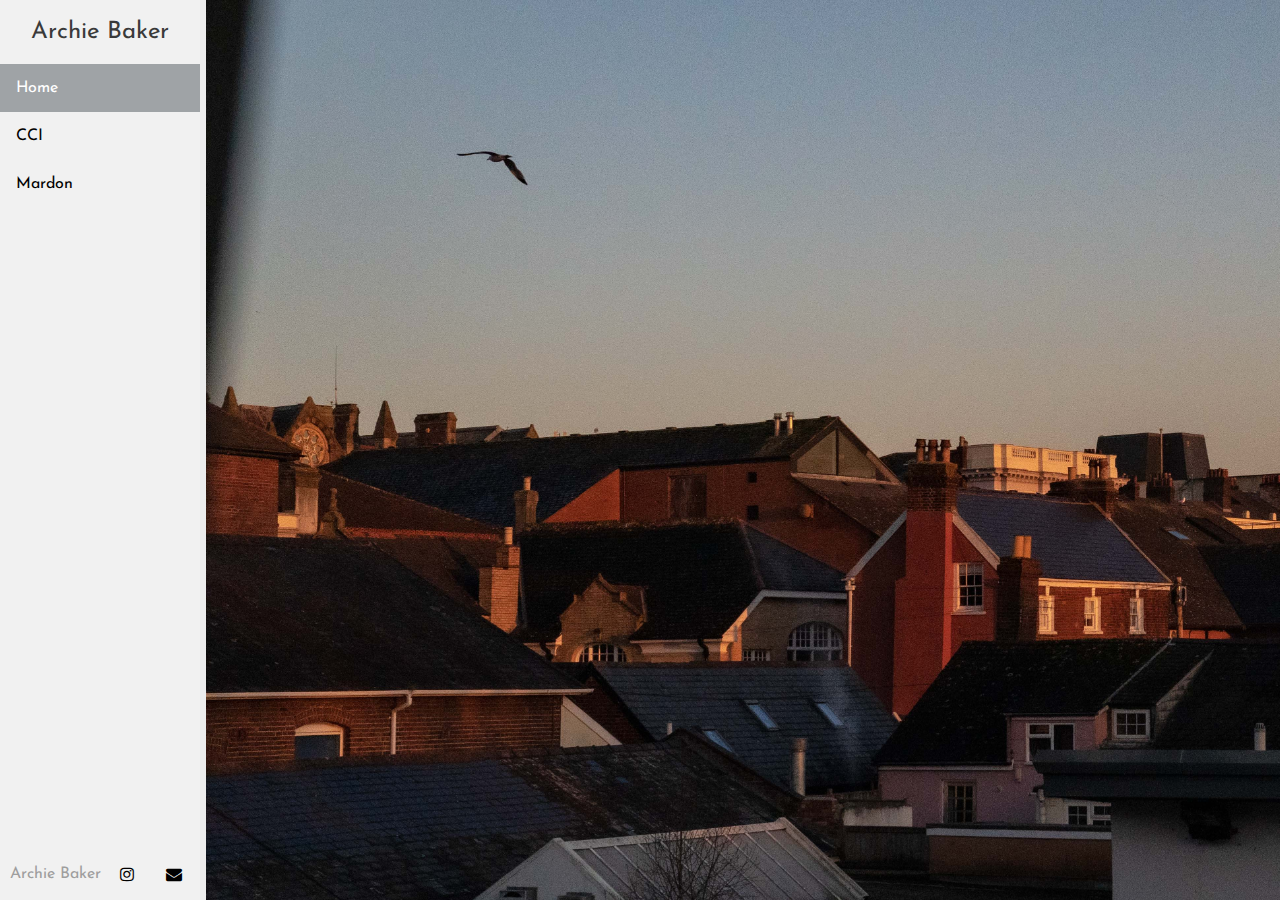
<file: index.html>
<!DOCTYPE html>
<html lang="en">
<head>
    <meta charset="UTF-8">
    <meta http-equiv="X-UA-Compatible" content="IE=edge">
    <meta name="viewport" content="width=device-width, initial-scale=1.0">
    <title>Archie Baker Photography</title>
    <link rel="preconnect" href="https://fonts.googleapis.com">
    <link rel="preconnect" href="https://fonts.gstatic.com" crossorigin>
    <link href="https://fonts.googleapis.com/css2?family=Josefin+Sans&display=swap" rel="stylesheet"> 
    <link rel="stylesheet" href="main.css">
    <link rel="stylesheet" href="https://cdnjs.cloudflare.com/ajax/libs/font-awesome/4.7.0/css/font-awesome.min.css">
</head>
<body>
    <div class="sidebar">
        <div class="flex-wrapper">
            <div class="container">
                <!-- Name here -->
                <h1>Archie Baker</h1>
                <div class="scroller">
                    <!-- change links -->
                    <a class="active" href="index.html">Home</a>
                    <a href='CCI.html'>CCI</a><a href='Mardon.html'>Mardon</a>
                    
                </div>
            </div>
            <!-- Spacing element-->
            <div class="footer">
                <p>Archie Baker</p>
                <div class="socials">
                    <a href="https://www.instagram.com/senryaku13/" target="_blank"><i class="fa fa-instagram"></i></a>
                    <a href="mailto:archiehowardbaker@gmail.com"><i class="fa fa-envelope"></i></a>
                </div>
            </div>
        </div>
    </div>
    
    <div class="hamburger">
        <a href="#home" class="active">Archie Baker</a>
        <!-- Navigation links (hidden by default) -->
        <div id="myLinks">
            <a href='CCI.html'>CCI</a><a href='Mardon.html'>Mardon</a>
        </div>
        
        <!-- "Hamburger menu" / "Bar icon" to toggle the navigation links -->
        <a href="javascript:void(0);" class="icon" onclick="hamburger()">
            <i class="fa fa-bars"></i>
        </a>
               
    
    </div>
        
    <div class="content">
            <!-- Unique for album page: images have a class for hover greyout and caption -->
            <a href='CCI.html' class='albumcover'>
                <img src='images/CCI/DSC00169.jpg' alt='CCI' class='image'>
                <div class='overlay'>
                    <div class='text'>CCI</div>
                </div>
            </a>
            <a href='Mardon.html' class='albumcover'>
                <img src='images/Mardon/-ghfzpu0jvmjwqric-1.jpg' alt='Mardon' class='image'>
                <div class='overlay'>
                    <div class='text'>Mardon</div>
                </div>
            </a>
            

    </div>
    
    <script src="main.js"></script>
</body>
</html>
</file>
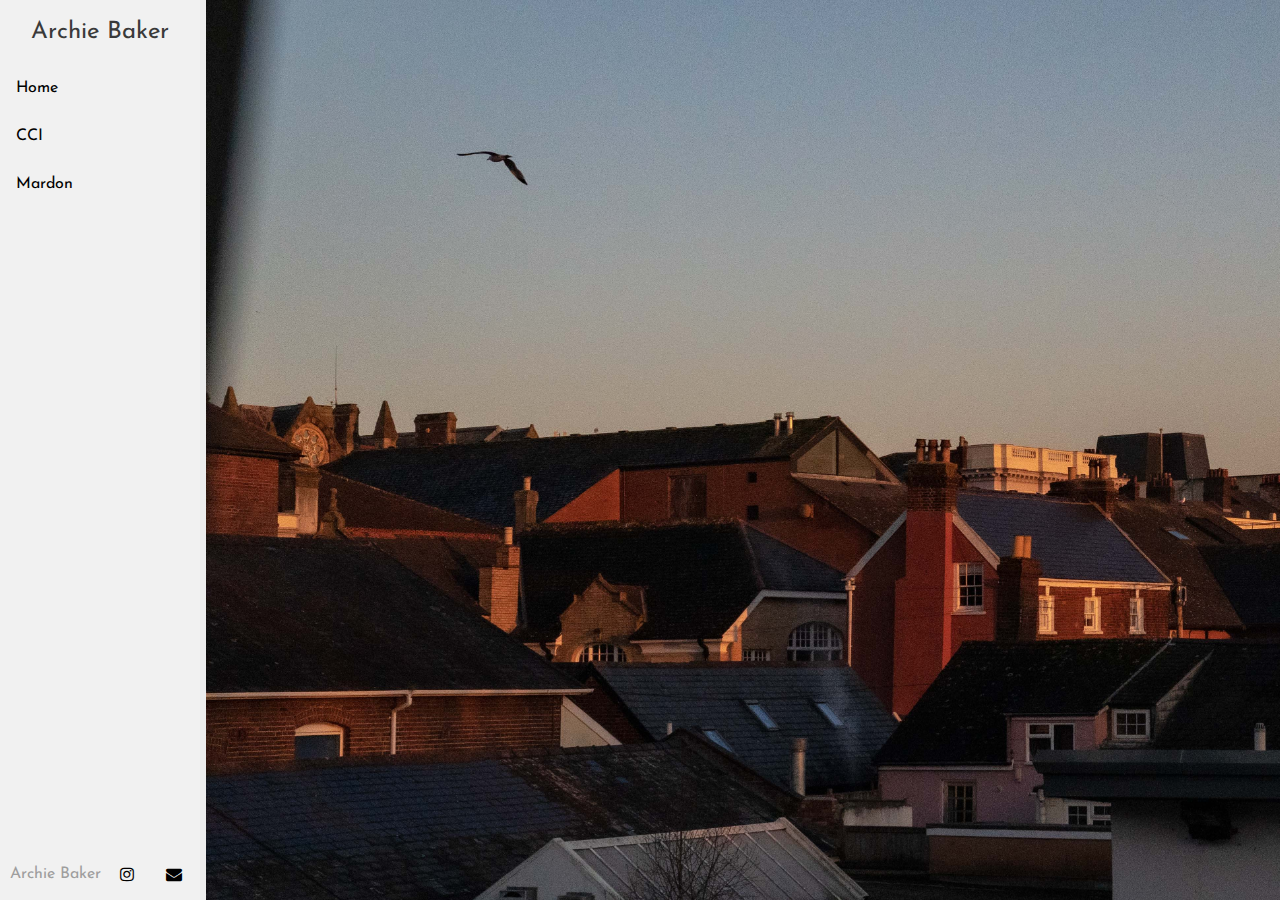
<file: CCI.html>
<!DOCTYPE html> <html lang="en"> <head> <meta charset="UTF-8"> <meta http-equiv="X-UA-Compatible" content="IE=edge"> <meta name="viewport" content="width=device-width, initial-scale=1.0"> <title>Archie Baker Photography</title> <link rel="preconnect" href="https://fonts.googleapis.com"> <link rel="preconnect" href="https://fonts.gstatic.com" crossorigin> <link href="https://fonts.googleapis.com/css2?family=Josefin+Sans&display=swap" rel="stylesheet"> <link rel="stylesheet" href="main.css"> <link rel="stylesheet" href="https://cdnjs.cloudflare.com/ajax/libs/font-awesome/4.7.0/css/font-awesome.min.css"> </head> <body> <div class="sidebar"> <div class="flex-wrapper"> <div class="container"> <!-- Name here --> <h1>Archie Baker</h1> <div class="scroller"> <!-- change links --> <a href="index.html">Home</a> <a href='CCI.html'>CCI</a><a href='Mardon.html'>Mardon</a> </div> </div> <!-- Spacing element--> <div class="footer"> <p>Archie Baker</p> <div class="socials"> <a href="https://www.instagram.com/senryaku13/" target="_blank"><i class="fa fa-instagram"></i></a> <a href="mailto:archiehowardbaker@gmail.com"><i class="fa fa-envelope"></i></a> </div> </div> </div> </div> <div class="hamburger"> <a href="#home" class="active">Archie Baker</a> <!-- Navigation links (hidden by default) --> <div id="myLinks"> <a href='CCI.html'>CCI</a><a href='Mardon.html'>Mardon</a> </div> <!-- "Hamburger menu" / "Bar icon" to toggle the navigation links --> <a href="javascript:void(0);" class="icon" onclick="hamburger()"> <i class="fa fa-bars"></i> </a> </div> <div class="content"> <img src='images/CCI/DSC00169.jpg' alt='images/CCI/DSC00169.jpg'></img><img src='images/CCI/adjustments.jpg' alt='images/CCI/adjustments.jpg'></img> </div> <script src="main.js"></script> </body> </html>
</file>
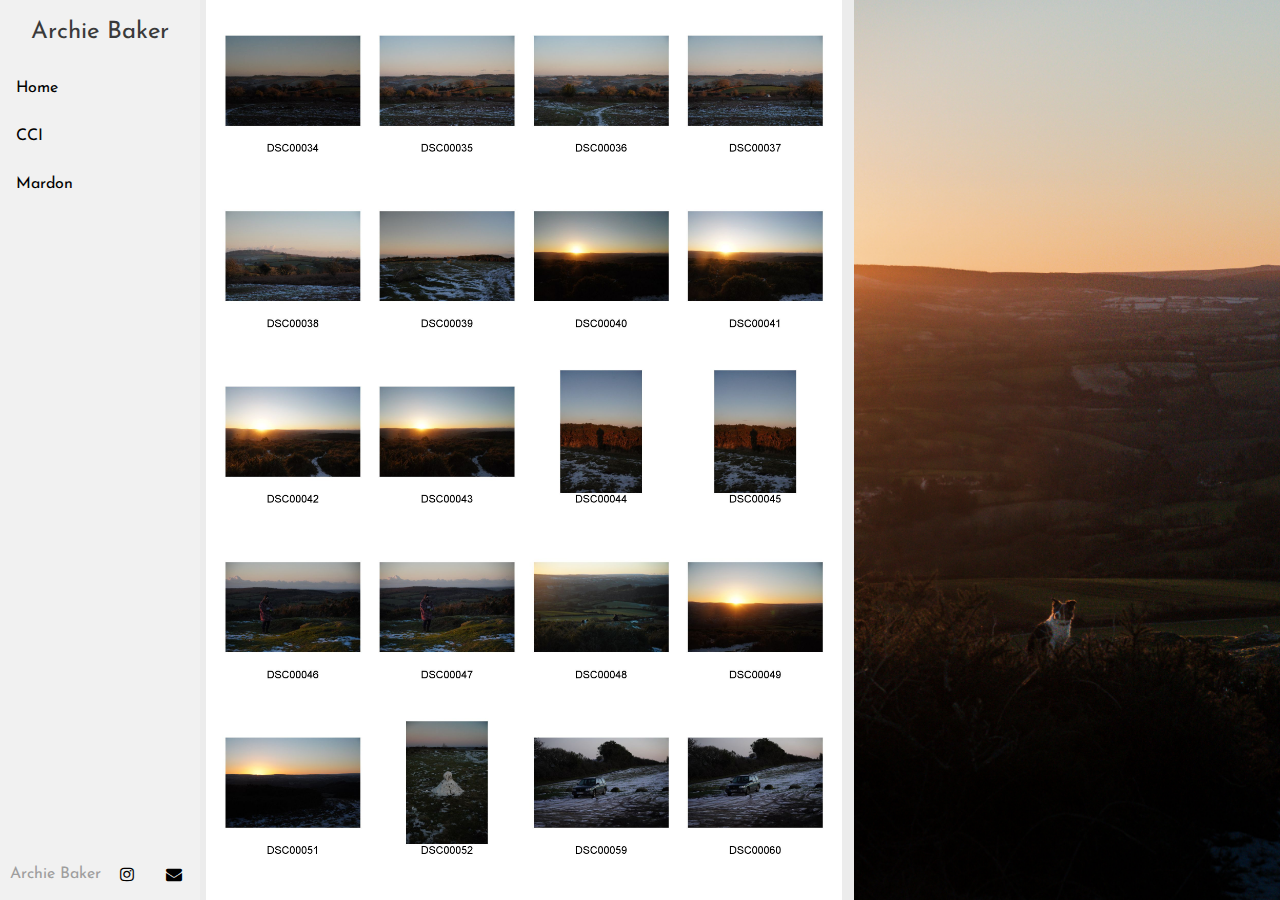
<file: Mardon.html>
<!DOCTYPE html> <html lang="en"> <head> <meta charset="UTF-8"> <meta http-equiv="X-UA-Compatible" content="IE=edge"> <meta name="viewport" content="width=device-width, initial-scale=1.0"> <title>Archie Baker Photography</title> <link rel="preconnect" href="https://fonts.googleapis.com"> <link rel="preconnect" href="https://fonts.gstatic.com" crossorigin> <link href="https://fonts.googleapis.com/css2?family=Josefin+Sans&display=swap" rel="stylesheet"> <link rel="stylesheet" href="main.css"> <link rel="stylesheet" href="https://cdnjs.cloudflare.com/ajax/libs/font-awesome/4.7.0/css/font-awesome.min.css"> </head> <body> <div class="sidebar"> <div class="flex-wrapper"> <div class="container"> <!-- Name here --> <h1>Archie Baker</h1> <div class="scroller"> <!-- change links --> <a href="index.html">Home</a> <a href='CCI.html'>CCI</a><a href='Mardon.html'>Mardon</a> </div> </div> <!-- Spacing element--> <div class="footer"> <p>Archie Baker</p> <div class="socials"> <a href="https://www.instagram.com/senryaku13/" target="_blank"><i class="fa fa-instagram"></i></a> <a href="mailto:archiehowardbaker@gmail.com"><i class="fa fa-envelope"></i></a> </div> </div> </div> </div> <div class="hamburger"> <a href="#home" class="active">Archie Baker</a> <!-- Navigation links (hidden by default) --> <div id="myLinks"> <a href='CCI.html'>CCI</a><a href='Mardon.html'>Mardon</a> </div> <!-- "Hamburger menu" / "Bar icon" to toggle the navigation links --> <a href="javascript:void(0);" class="icon" onclick="hamburger()"> <i class="fa fa-bars"></i> </a> </div> <div class="content"> <img src='images/Mardon/-ghfzpu0jvmjwqric-1.jpg' alt='images/Mardon/-ghfzpu0jvmjwqric-1.jpg'></img><img src='images/Mardon/DSC00050.jpg' alt='images/Mardon/DSC00050.jpg'></img> </div> <script src="main.js"></script> </body> </html>
</file>
<file: main.css>
/* Reset boarder on page */
body {
  overscroll-behavior: none;
  scroll-behavior: smooth;
  padding: 0;
  margin: 0;
  border: 0;
  /* Set background color */
  background-color: #ececec;
  /* -ms-overflow-style: none;  /* IE and Edge
  scrollbar-width: none;  Firefox */

  -ms-overflow-style: none;  /* IE and Edge */
  scrollbar-width: none;  /* Firefox */
  font-family: 'Josefin Sans', sans-serif;

}

.socials {
  display: flex;
  margin: auto;

}

.socials p {
  width: auto;
}

.flex-wrapper {
  display: flex;
  min-height: 100vh;
  flex-direction: column;
  justify-content: space-between;
}

/* responsive vertical sidebar class stuff */
.sidebar {
  width: 200px; 
  visibility: visible;
  margin: 0;
  padding: 0;
  background-color: #f1f1f1;
  color: rgb(58, 58, 58);
  transition: all 0.25s;

  position: fixed;
  height: 100%;
  overflow: hidden;
  z-index: 1;
}

.sidebar h1 {
  text-align: center;
  padding: 20px;
  margin: 0;
  font-size: 1.5em;
  font-weight: 400;
  color: rgb(58, 58, 58);
}

/* Sidebar links */
.sidebar a {
  display: block;
  color: black;
  padding: 16px;
  text-decoration: none;
}

/* Active/current link */
.sidebar a.active {
  background-color: #9fa3a6;
  color: white;
}

/* Links on mouse-over */
.sidebar a:hover:not(.active) {
  background-color: #555;
  color: white;
}

/* Hamburger menu stuff */
/* Style the navigation menu */
 .hamburger {
  overflow: hidden;
  background-color: rgb(213, 213, 213);
  position: relative;
  visibility: hidden;
  height: 0px;
}

/* Hide the links inside the navigation menu (except for logo/home) */
.hamburger #myLinks {
  display: none;
}

/* Style navigation menu links */
.hamburger a {
  color: black;
  padding: 14px 16px;
  text-decoration: none;
  font-size: 17px;
  display: block;
}

/* Style the hamburger menu */
.hamburger a.icon {
  background: rgb(156, 156, 156);
  display: block; 
  position: absolute;
  right: 0;
  top: 0;
}

/* Add a grey background color on mouse-over */
.hamburger a:hover {
  background-color: rgb(207, 207, 208);
  color: black;
}

/* Style the active link (or home/logo) */
.active {
  background-color: rgb(207, 207, 207);
  color: white;
} 

/* On screens that are less than 700px wide, make the sidebar into a topbar */
@media screen and (max-width: 700px) {
  .sidebar {
    width: auto;
    height: auto;
    position: relative;
  }
  .sidebar a {float: left; width:auto; flex-shrink: 0;}
  div.content {margin-left: 0;}
  .hamburger {visibility: hidden; height: 0px;}

  .sidebar .scroller {
    height: auto;
    width: 100%;
    display: flex;
    overflow-x: auto;
    
  }

}

/* On screens that are less than 400px, display the bar as a hamburger menu, instead of horizontally */
@media screen and (max-width: 400px) {
  .sidebar {
    height: 0;
    visibility: hidden;
  }


  .hamburger {
    visibility: visible;
    height: auto;
    transition: all 0.s;
  }
} 


.footer {
  display: flex;
}

.footer p {
  margin-left: 10px;
  color: rgb(158, 158, 158);
}


/* -------------------------- */

/* Page content. The value of the margin-left property should match the value of the sidebar's width property */
.content {
  margin-left: 200px;
  height: 100%;
  position: absolute;
  overflow-y:hidden;
  width: calc(100% - 200px);
  display: flex;

}

.content img {
  padding-left: 6px;
  padding-right: 6px
  
}

::-webkit-scrollbar {
  display: none;
}

.albumcover {
  position: relative;
  width: auto;
  height: 100%;
}

.albumcover:hover .overlay {
  opacity: 1;
}

.image {
  width: auto;
  height: 100%;
}

.overlay {
  position: absolute;
  top: 0;
  bottom: 0;
  left: 0;
  right: 0;
  
  width: calc(100% - 12px);
  height: 100%;

  
  opacity: 0;
  transition: .5s ease;
  background-color: #4b4b4bdd;
  margin-left: 6px;
  margin-bottom: 0%;

}

.text {
  color: white;
  font-size: 20px;
  position: absolute;
  top: 50%;
  left: 50%;
  text-decoration: none;
  -webkit-transform: translate(-50%, -50%);
  -ms-transform: translate(-50%, -50%);
  transform: translate(-50%, -50%);
  text-align: center;
}

.smalltext {
  color: rgb(37, 37, 37);
  font-size: 15px;
  text-decoration: none;
  flex-shrink: 0.475;
  margin: auto;

  padding-left: 6px;
  padding-right: 6px;
  
  text-align: center;
}
</file>
